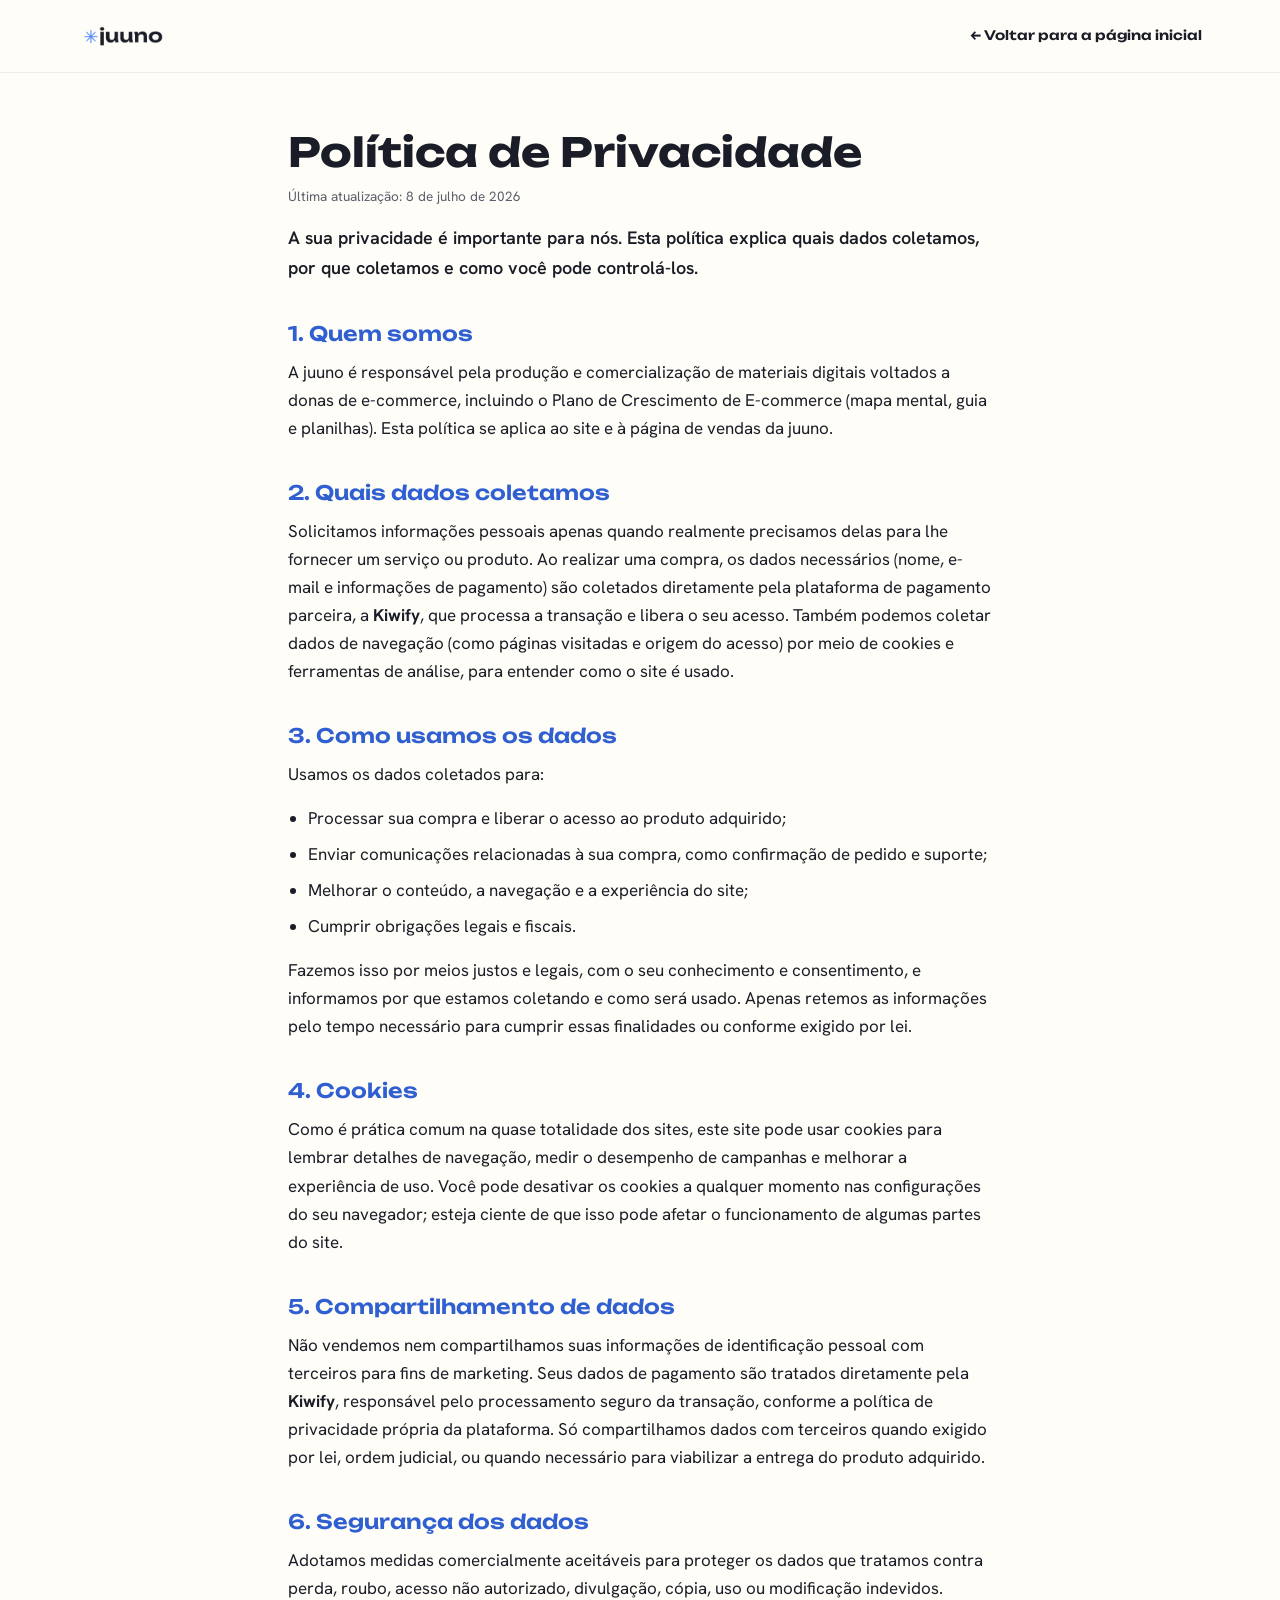
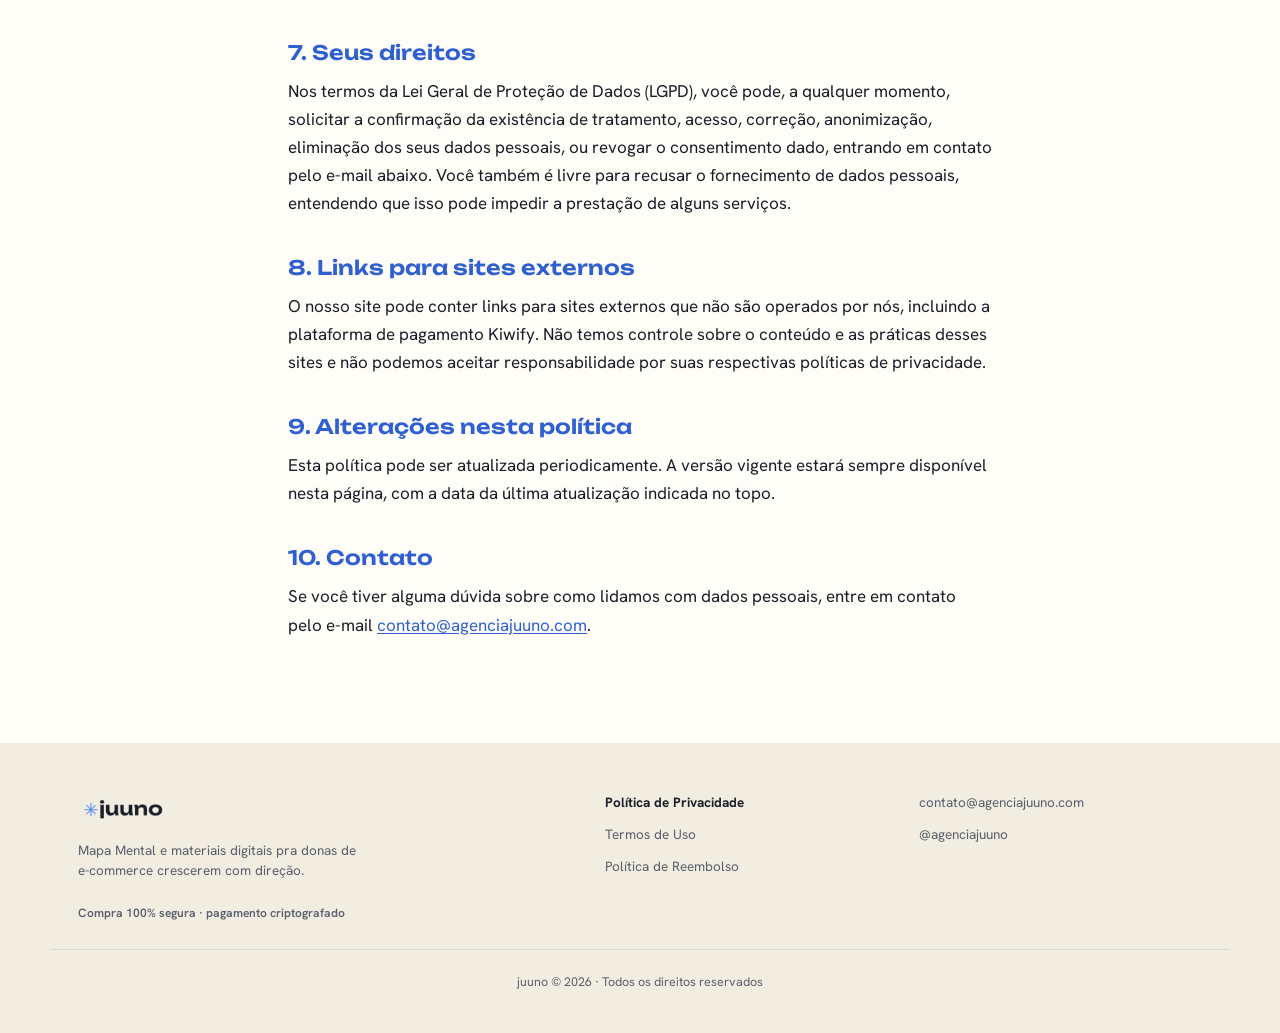
<file: politica-de-privacidade.html>
<!DOCTYPE html>
<html lang="pt-BR">
<head>
<!-- Google Tag Manager -->
<script>(function(w,d,s,l,i){w[l]=w[l]||[];w[l].push({'gtm.start':
new Date().getTime(),event:'gtm.js'});var f=d.getElementsByTagName(s)[0],
j=d.createElement(s),dl=l!='dataLayer'?'&l='+l:'';j.async=true;j.src=
'https://www.googletagmanager.com/gtm.js?id='+i+dl;f.parentNode.insertBefore(j,f);
})(window,document,'script','dataLayer','GTM-K3NNR3CV');</script>
<!-- End Google Tag Manager -->
<meta charset="UTF-8">
<meta name="viewport" content="width=device-width, initial-scale=1.0">
<link rel="icon" type="image/png" href="favicon.png">
<link rel="apple-touch-icon" href="apple-touch-icon.png">
<title>Política de Privacidade | juuno</title>
<meta name="description" content="Política de Privacidade da juuno: como coletamos, usamos e protegemos os seus dados.">
<meta name="robots" content="noindex">
<meta property="og:type" content="website">
<meta property="og:url" content="https://agenciajuuno.com/politica-de-privacidade.html">
<meta property="og:site_name" content="juuno">
<meta property="og:title" content="Política de Privacidade | juuno">
<meta property="og:description" content="Política de Privacidade da juuno: como coletamos, usamos e protegemos os seus dados.">
<meta property="og:image" content="https://agenciajuuno.com/Pictures%20Sales%20Page/og-share.png">
<meta property="og:image:width" content="1200">
<meta property="og:image:height" content="630">
<meta property="og:locale" content="pt_BR">
<link rel="stylesheet" href="brand-fonts.css">
<link rel="stylesheet" href="legal.css">
</head>
<body>
<!-- Google Tag Manager (noscript) -->
<noscript><iframe src="https://www.googletagmanager.com/ns.html?id=GTM-K3NNR3CV"
height="0" width="0" style="display:none;visibility:hidden"></iframe></noscript>
<!-- End Google Tag Manager (noscript) -->

<nav class="jn-nav">
  <div class="jn-nav__inner">
    <a href="index.html"><img class="jn-nav__logo" src="Pictures Sales Page/juuno-logo.png" alt="juuno"></a>
    <a class="jn-nav__back" href="index.html">← Voltar para a página inicial</a>
  </div>
</nav>

<main class="jn-legal">
  <div class="jn-legal__wrap">
    <h1>Política de Privacidade</h1>
    <p class="jn-legal__updated">Última atualização: 8 de julho de 2026</p>

    <p class="jn-legal__intro">A sua privacidade é importante para nós. Esta política explica quais dados coletamos, por que coletamos e como você pode controlá-los.</p>

    <h2>1. Quem somos</h2>
    <p>A juuno é responsável pela produção e comercialização de materiais digitais voltados a donas de e-commerce, incluindo o Plano de Crescimento de E-commerce (mapa mental, guia e planilhas). Esta política se aplica ao site e à página de vendas da juuno.</p>

    <h2>2. Quais dados coletamos</h2>
    <p>Solicitamos informações pessoais apenas quando realmente precisamos delas para lhe fornecer um serviço ou produto. Ao realizar uma compra, os dados necessários (nome, e-mail e informações de pagamento) são coletados diretamente pela plataforma de pagamento parceira, a <strong>Kiwify</strong>, que processa a transação e libera o seu acesso. Também podemos coletar dados de navegação (como páginas visitadas e origem do acesso) por meio de cookies e ferramentas de análise, para entender como o site é usado.</p>

    <h2>3. Como usamos os dados</h2>
    <p>Usamos os dados coletados para:</p>
    <ul>
      <li>Processar sua compra e liberar o acesso ao produto adquirido;</li>
      <li>Enviar comunicações relacionadas à sua compra, como confirmação de pedido e suporte;</li>
      <li>Melhorar o conteúdo, a navegação e a experiência do site;</li>
      <li>Cumprir obrigações legais e fiscais.</li>
    </ul>
    <p>Fazemos isso por meios justos e legais, com o seu conhecimento e consentimento, e informamos por que estamos coletando e como será usado. Apenas retemos as informações pelo tempo necessário para cumprir essas finalidades ou conforme exigido por lei.</p>

    <h2>4. Cookies</h2>
    <p>Como é prática comum na quase totalidade dos sites, este site pode usar cookies para lembrar detalhes de navegação, medir o desempenho de campanhas e melhorar a experiência de uso. Você pode desativar os cookies a qualquer momento nas configurações do seu navegador; esteja ciente de que isso pode afetar o funcionamento de algumas partes do site.</p>

    <h2>5. Compartilhamento de dados</h2>
    <p>Não vendemos nem compartilhamos suas informações de identificação pessoal com terceiros para fins de marketing. Seus dados de pagamento são tratados diretamente pela <strong>Kiwify</strong>, responsável pelo processamento seguro da transação, conforme a política de privacidade própria da plataforma. Só compartilhamos dados com terceiros quando exigido por lei, ordem judicial, ou quando necessário para viabilizar a entrega do produto adquirido.</p>

    <h2>6. Segurança dos dados</h2>
    <p>Adotamos medidas comercialmente aceitáveis para proteger os dados que tratamos contra perda, roubo, acesso não autorizado, divulgação, cópia, uso ou modificação indevidos.</p>

    <h2>7. Seus direitos</h2>
    <p>Nos termos da Lei Geral de Proteção de Dados (LGPD), você pode, a qualquer momento, solicitar a confirmação da existência de tratamento, acesso, correção, anonimização, eliminação dos seus dados pessoais, ou revogar o consentimento dado, entrando em contato pelo e-mail abaixo. Você também é livre para recusar o fornecimento de dados pessoais, entendendo que isso pode impedir a prestação de alguns serviços.</p>

    <h2>8. Links para sites externos</h2>
    <p>O nosso site pode conter links para sites externos que não são operados por nós, incluindo a plataforma de pagamento Kiwify. Não temos controle sobre o conteúdo e as práticas desses sites e não podemos aceitar responsabilidade por suas respectivas políticas de privacidade.</p>

    <h2>9. Alterações nesta política</h2>
    <p>Esta política pode ser atualizada periodicamente. A versão vigente estará sempre disponível nesta página, com a data da última atualização indicada no topo.</p>

    <h2>10. Contato</h2>
    <p>Se você tiver alguma dúvida sobre como lidamos com dados pessoais, entre em contato pelo e-mail <a href="mailto:contato@agenciajuuno.com">contato@agenciajuuno.com</a>.</p>
  </div>
</main>

<footer class="jn-footer">
  <div class="jn-footer__grid">
    <div class="jn-footer__brand">
      <img class="jn-nav__logo" src="Pictures Sales Page/juuno-logo.png" alt="juuno" style="margin-bottom:12px;">
      <p>Mapa Mental e materiais digitais pra donas de e-commerce crescerem com direção.</p>
      <span class="jn-footer__secure">Compra 100% segura · pagamento criptografado</span>
    </div>
    <div class="jn-footer__links">
      <a href="politica-de-privacidade.html" aria-current="page">Política de Privacidade</a>
      <a href="termos-de-uso.html">Termos de Uso</a>
      <a href="politica-de-reembolso.html">Política de Reembolso</a>
    </div>
    <div class="jn-footer__contact">
      <a href="mailto:contato@agenciajuuno.com">contato@agenciajuuno.com</a>
      <a href="https://instagram.com/agenciajuuno" target="_blank" rel="noopener">@agenciajuuno</a>
    </div>
  </div>
  <p class="jn-footer__copy">juuno © 2026 · Todos os direitos reservados</p>
</footer>

</body>
</html>
</file>
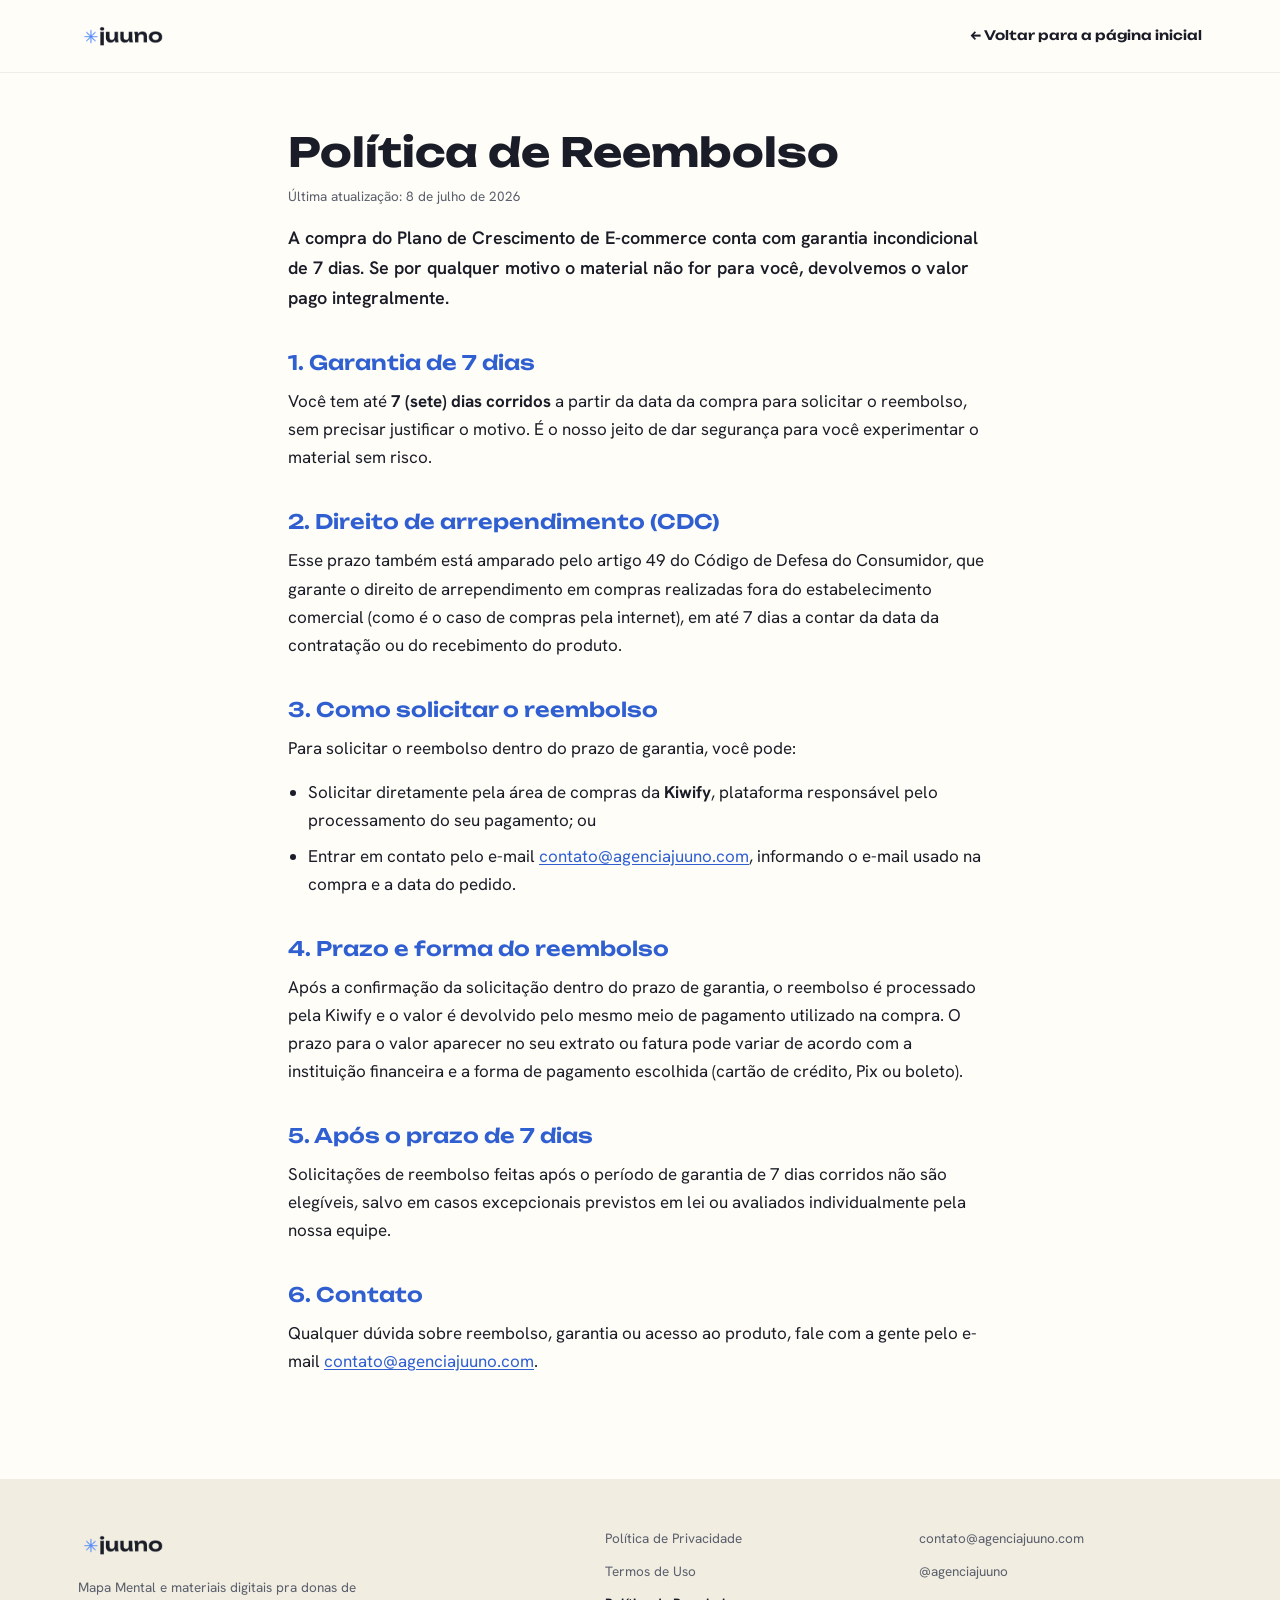
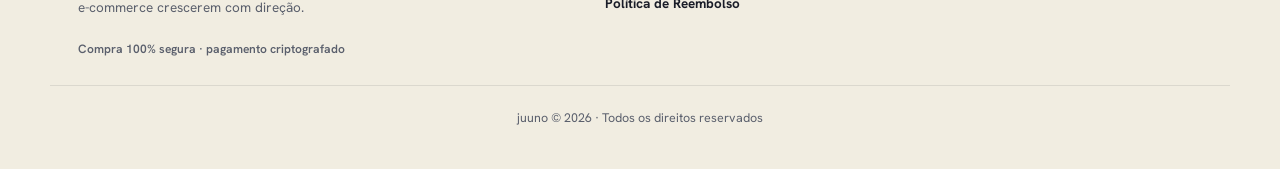
<file: politica-de-reembolso.html>
<!DOCTYPE html>
<html lang="pt-BR">
<head>
<!-- Google Tag Manager -->
<script>(function(w,d,s,l,i){w[l]=w[l]||[];w[l].push({'gtm.start':
new Date().getTime(),event:'gtm.js'});var f=d.getElementsByTagName(s)[0],
j=d.createElement(s),dl=l!='dataLayer'?'&l='+l:'';j.async=true;j.src=
'https://www.googletagmanager.com/gtm.js?id='+i+dl;f.parentNode.insertBefore(j,f);
})(window,document,'script','dataLayer','GTM-K3NNR3CV');</script>
<!-- End Google Tag Manager -->
<meta charset="UTF-8">
<meta name="viewport" content="width=device-width, initial-scale=1.0">
<link rel="icon" type="image/png" href="favicon.png">
<link rel="apple-touch-icon" href="apple-touch-icon.png">
<title>Política de Reembolso | juuno</title>
<meta name="description" content="Política de Reembolso da juuno: garantia incondicional de 7 dias no Plano de Crescimento de E-commerce.">
<meta name="robots" content="noindex">
<meta property="og:type" content="website">
<meta property="og:url" content="https://agenciajuuno.com/politica-de-reembolso.html">
<meta property="og:site_name" content="juuno">
<meta property="og:title" content="Política de Reembolso | juuno">
<meta property="og:description" content="Política de Reembolso da juuno: garantia incondicional de 7 dias no Plano de Crescimento de E-commerce.">
<meta property="og:image" content="https://agenciajuuno.com/Pictures%20Sales%20Page/og-share.png">
<meta property="og:image:width" content="1200">
<meta property="og:image:height" content="630">
<meta property="og:locale" content="pt_BR">
<link rel="stylesheet" href="brand-fonts.css">
<link rel="stylesheet" href="legal.css">
</head>
<body>
<!-- Google Tag Manager (noscript) -->
<noscript><iframe src="https://www.googletagmanager.com/ns.html?id=GTM-K3NNR3CV"
height="0" width="0" style="display:none;visibility:hidden"></iframe></noscript>
<!-- End Google Tag Manager (noscript) -->

<nav class="jn-nav">
  <div class="jn-nav__inner">
    <a href="index.html"><img class="jn-nav__logo" src="Pictures Sales Page/juuno-logo.png" alt="juuno"></a>
    <a class="jn-nav__back" href="index.html">← Voltar para a página inicial</a>
  </div>
</nav>

<main class="jn-legal">
  <div class="jn-legal__wrap">
    <h1>Política de Reembolso</h1>
    <p class="jn-legal__updated">Última atualização: 8 de julho de 2026</p>

    <p class="jn-legal__intro">A compra do Plano de Crescimento de E-commerce conta com garantia incondicional de 7 dias. Se por qualquer motivo o material não for para você, devolvemos o valor pago integralmente.</p>

    <h2>1. Garantia de 7 dias</h2>
    <p>Você tem até <strong>7 (sete) dias corridos</strong> a partir da data da compra para solicitar o reembolso, sem precisar justificar o motivo. É o nosso jeito de dar segurança para você experimentar o material sem risco.</p>

    <h2>2. Direito de arrependimento (CDC)</h2>
    <p>Esse prazo também está amparado pelo artigo 49 do Código de Defesa do Consumidor, que garante o direito de arrependimento em compras realizadas fora do estabelecimento comercial (como é o caso de compras pela internet), em até 7 dias a contar da data da contratação ou do recebimento do produto.</p>

    <h2>3. Como solicitar o reembolso</h2>
    <p>Para solicitar o reembolso dentro do prazo de garantia, você pode:</p>
    <ul>
      <li>Solicitar diretamente pela área de compras da <strong>Kiwify</strong>, plataforma responsável pelo processamento do seu pagamento; ou</li>
      <li>Entrar em contato pelo e-mail <a href="mailto:contato@agenciajuuno.com">contato@agenciajuuno.com</a>, informando o e-mail usado na compra e a data do pedido.</li>
    </ul>

    <h2>4. Prazo e forma do reembolso</h2>
    <p>Após a confirmação da solicitação dentro do prazo de garantia, o reembolso é processado pela Kiwify e o valor é devolvido pelo mesmo meio de pagamento utilizado na compra. O prazo para o valor aparecer no seu extrato ou fatura pode variar de acordo com a instituição financeira e a forma de pagamento escolhida (cartão de crédito, Pix ou boleto).</p>

    <h2>5. Após o prazo de 7 dias</h2>
    <p>Solicitações de reembolso feitas após o período de garantia de 7 dias corridos não são elegíveis, salvo em casos excepcionais previstos em lei ou avaliados individualmente pela nossa equipe.</p>

    <h2>6. Contato</h2>
    <p>Qualquer dúvida sobre reembolso, garantia ou acesso ao produto, fale com a gente pelo e-mail <a href="mailto:contato@agenciajuuno.com">contato@agenciajuuno.com</a>.</p>
  </div>
</main>

<footer class="jn-footer">
  <div class="jn-footer__grid">
    <div class="jn-footer__brand">
      <img class="jn-nav__logo" src="Pictures Sales Page/juuno-logo.png" alt="juuno" style="margin-bottom:12px;">
      <p>Mapa Mental e materiais digitais pra donas de e-commerce crescerem com direção.</p>
      <span class="jn-footer__secure">Compra 100% segura · pagamento criptografado</span>
    </div>
    <div class="jn-footer__links">
      <a href="politica-de-privacidade.html">Política de Privacidade</a>
      <a href="termos-de-uso.html">Termos de Uso</a>
      <a href="politica-de-reembolso.html" aria-current="page">Política de Reembolso</a>
    </div>
    <div class="jn-footer__contact">
      <a href="mailto:contato@agenciajuuno.com">contato@agenciajuuno.com</a>
      <a href="https://instagram.com/agenciajuuno" target="_blank" rel="noopener">@agenciajuuno</a>
    </div>
  </div>
  <p class="jn-footer__copy">juuno © 2026 · Todos os direitos reservados</p>
</footer>

</body>
</html>
</file>
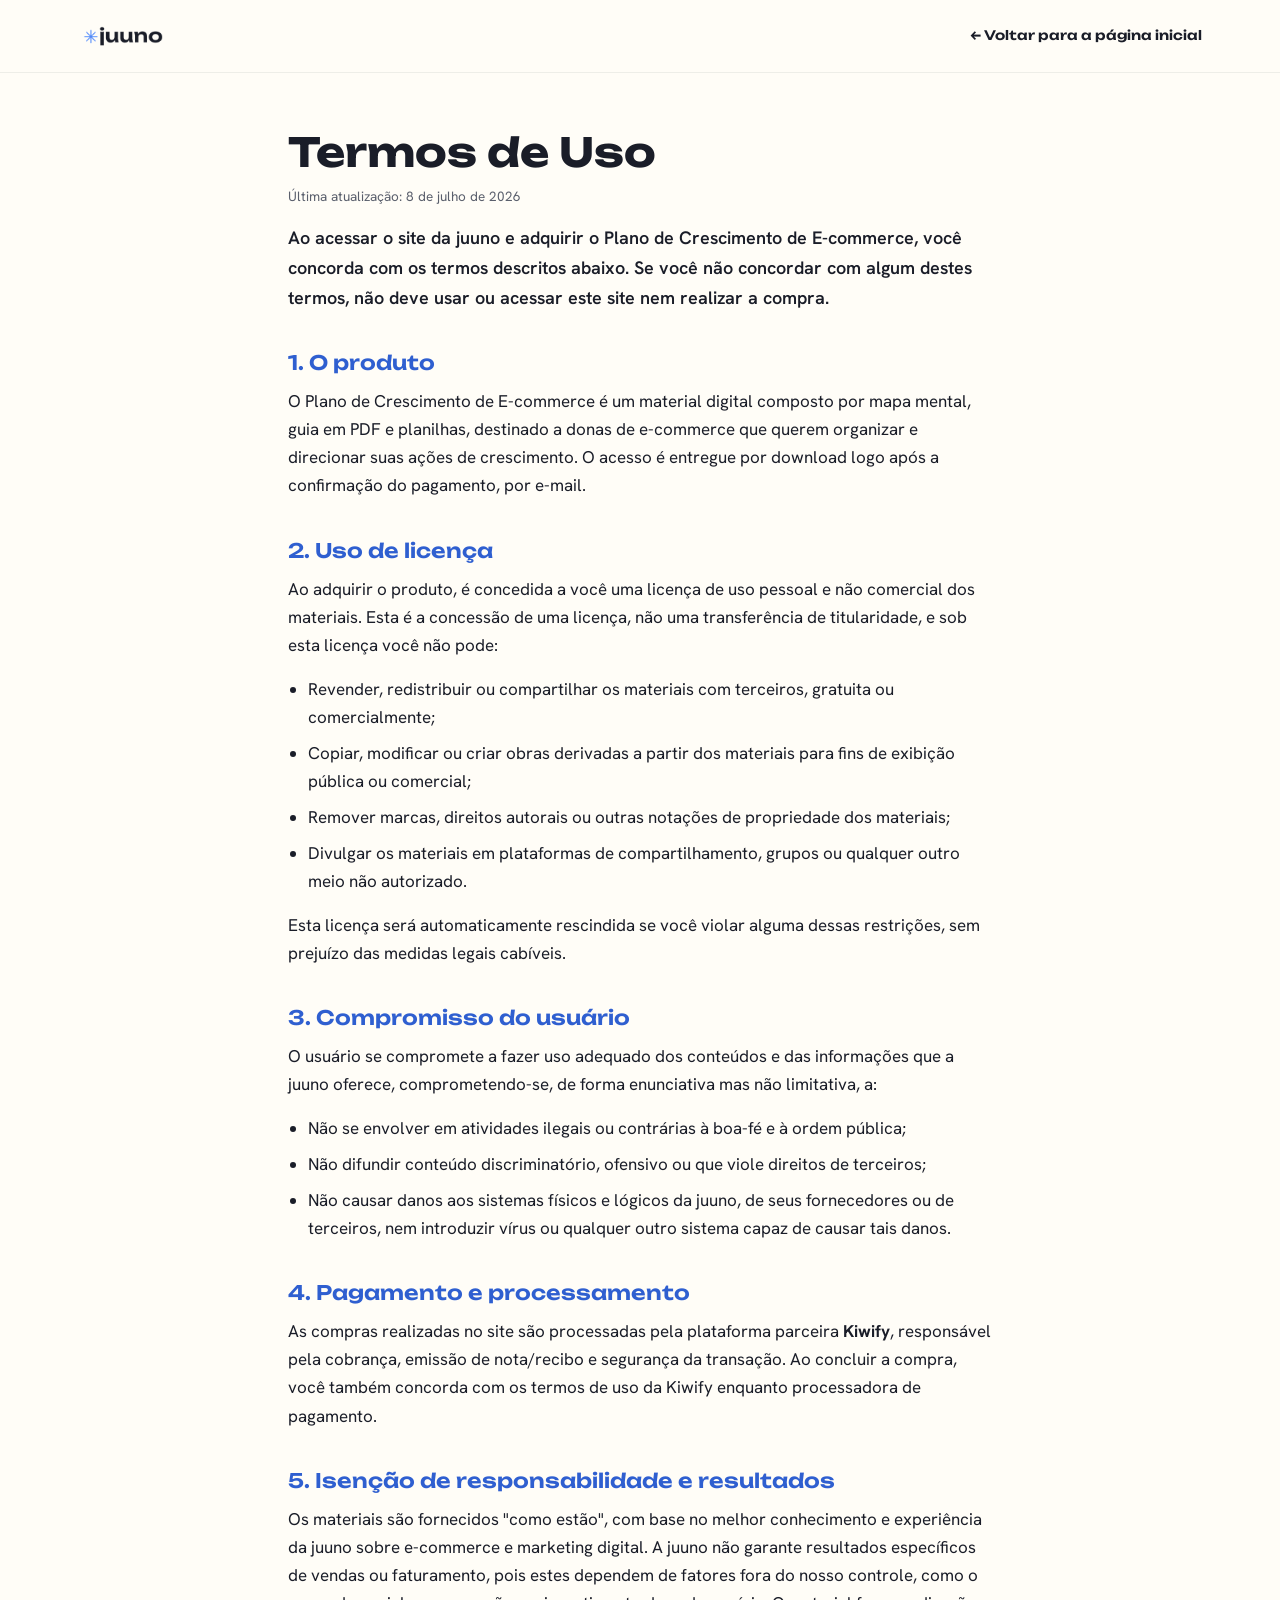
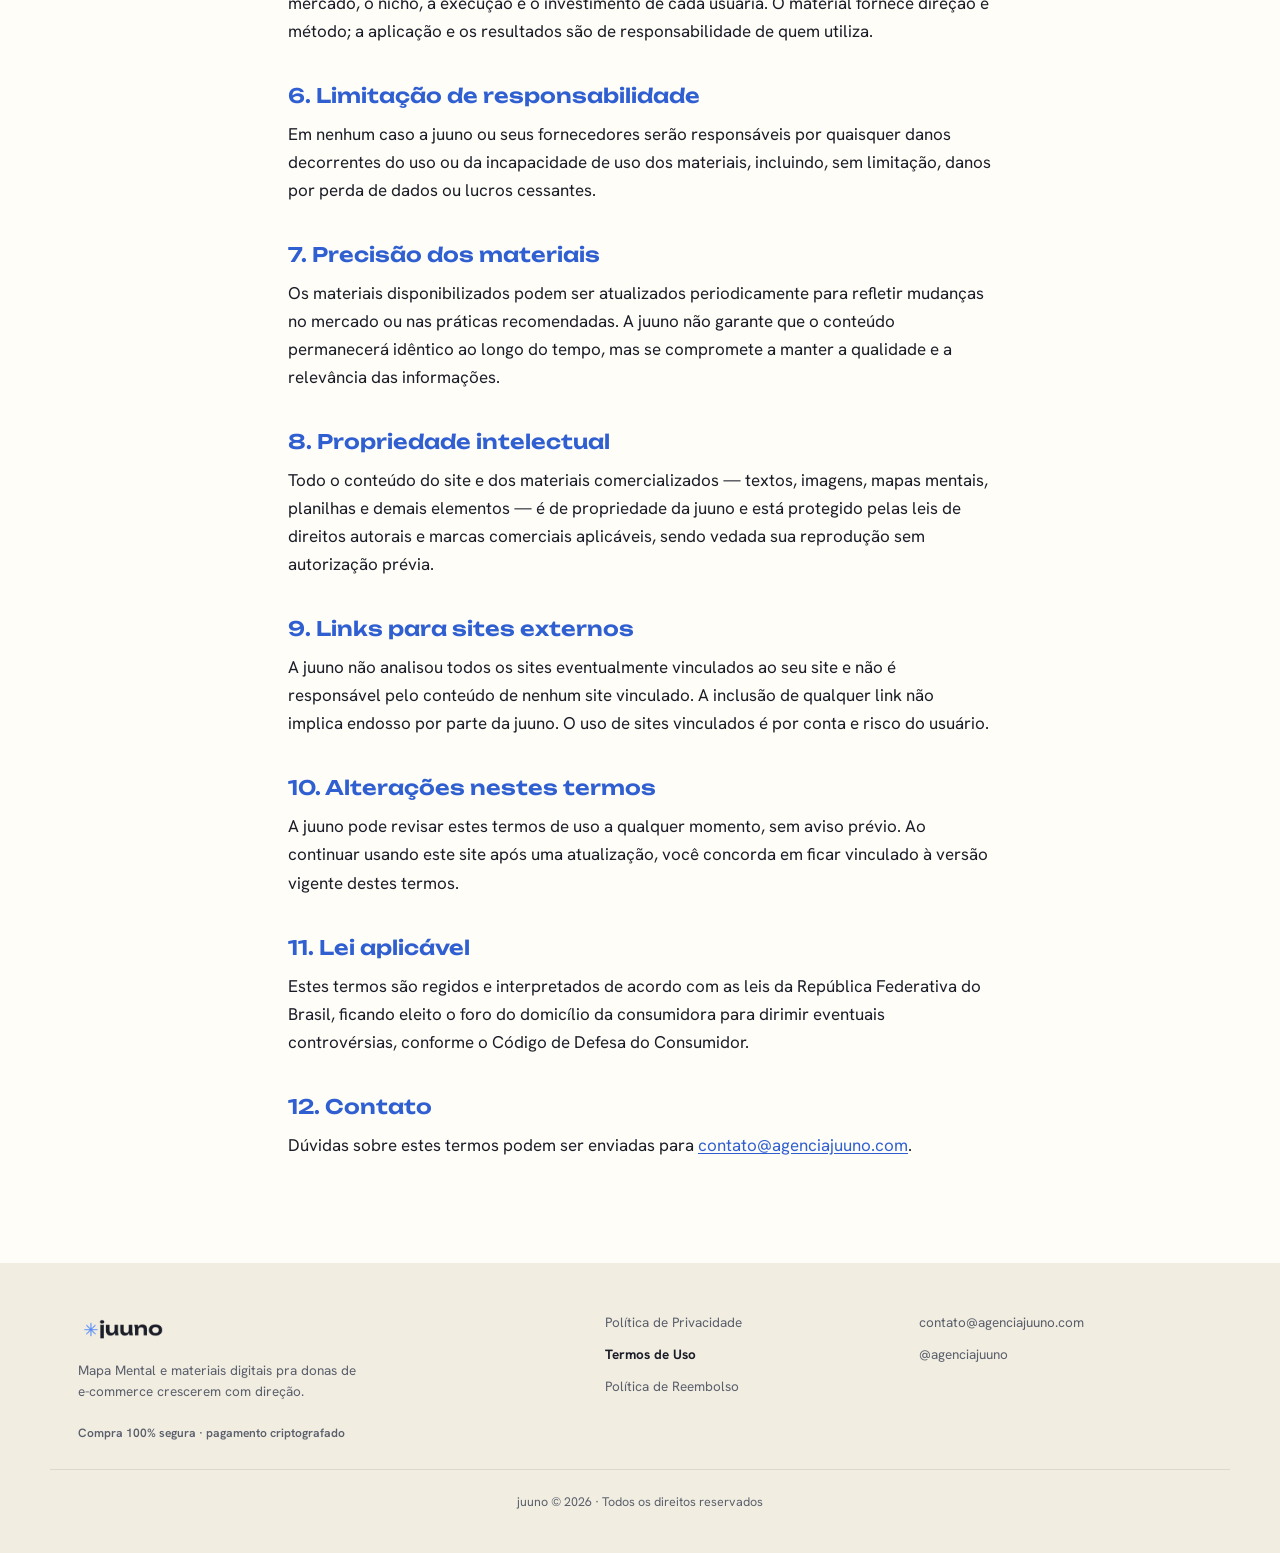
<file: termos-de-uso.html>
<!DOCTYPE html>
<html lang="pt-BR">
<head>
<!-- Google Tag Manager -->
<script>(function(w,d,s,l,i){w[l]=w[l]||[];w[l].push({'gtm.start':
new Date().getTime(),event:'gtm.js'});var f=d.getElementsByTagName(s)[0],
j=d.createElement(s),dl=l!='dataLayer'?'&l='+l:'';j.async=true;j.src=
'https://www.googletagmanager.com/gtm.js?id='+i+dl;f.parentNode.insertBefore(j,f);
})(window,document,'script','dataLayer','GTM-K3NNR3CV');</script>
<!-- End Google Tag Manager -->
<meta charset="UTF-8">
<meta name="viewport" content="width=device-width, initial-scale=1.0">
<link rel="icon" type="image/png" href="favicon.png">
<link rel="apple-touch-icon" href="apple-touch-icon.png">
<title>Termos de Uso | juuno</title>
<meta name="description" content="Termos de Uso da juuno: condições de acesso e utilização do Plano de Crescimento de E-commerce.">
<meta name="robots" content="noindex">
<meta property="og:type" content="website">
<meta property="og:url" content="https://agenciajuuno.com/termos-de-uso.html">
<meta property="og:site_name" content="juuno">
<meta property="og:title" content="Termos de Uso | juuno">
<meta property="og:description" content="Termos de Uso da juuno: condições de acesso e utilização do Plano de Crescimento de E-commerce.">
<meta property="og:image" content="https://agenciajuuno.com/Pictures%20Sales%20Page/og-share.png">
<meta property="og:image:width" content="1200">
<meta property="og:image:height" content="630">
<meta property="og:locale" content="pt_BR">
<link rel="stylesheet" href="brand-fonts.css">
<link rel="stylesheet" href="legal.css">
</head>
<body>
<!-- Google Tag Manager (noscript) -->
<noscript><iframe src="https://www.googletagmanager.com/ns.html?id=GTM-K3NNR3CV"
height="0" width="0" style="display:none;visibility:hidden"></iframe></noscript>
<!-- End Google Tag Manager (noscript) -->

<nav class="jn-nav">
  <div class="jn-nav__inner">
    <a href="index.html"><img class="jn-nav__logo" src="Pictures Sales Page/juuno-logo.png" alt="juuno"></a>
    <a class="jn-nav__back" href="index.html">← Voltar para a página inicial</a>
  </div>
</nav>

<main class="jn-legal">
  <div class="jn-legal__wrap">
    <h1>Termos de Uso</h1>
    <p class="jn-legal__updated">Última atualização: 8 de julho de 2026</p>

    <p class="jn-legal__intro">Ao acessar o site da juuno e adquirir o Plano de Crescimento de E-commerce, você concorda com os termos descritos abaixo. Se você não concordar com algum destes termos, não deve usar ou acessar este site nem realizar a compra.</p>

    <h2>1. O produto</h2>
    <p>O Plano de Crescimento de E-commerce é um material digital composto por mapa mental, guia em PDF e planilhas, destinado a donas de e-commerce que querem organizar e direcionar suas ações de crescimento. O acesso é entregue por download logo após a confirmação do pagamento, por e-mail.</p>

    <h2>2. Uso de licença</h2>
    <p>Ao adquirir o produto, é concedida a você uma licença de uso pessoal e não comercial dos materiais. Esta é a concessão de uma licença, não uma transferência de titularidade, e sob esta licença você não pode:</p>
    <ul>
      <li>Revender, redistribuir ou compartilhar os materiais com terceiros, gratuita ou comercialmente;</li>
      <li>Copiar, modificar ou criar obras derivadas a partir dos materiais para fins de exibição pública ou comercial;</li>
      <li>Remover marcas, direitos autorais ou outras notações de propriedade dos materiais;</li>
      <li>Divulgar os materiais em plataformas de compartilhamento, grupos ou qualquer outro meio não autorizado.</li>
    </ul>
    <p>Esta licença será automaticamente rescindida se você violar alguma dessas restrições, sem prejuízo das medidas legais cabíveis.</p>

    <h2>3. Compromisso do usuário</h2>
    <p>O usuário se compromete a fazer uso adequado dos conteúdos e das informações que a juuno oferece, comprometendo-se, de forma enunciativa mas não limitativa, a:</p>
    <ul>
      <li>Não se envolver em atividades ilegais ou contrárias à boa-fé e à ordem pública;</li>
      <li>Não difundir conteúdo discriminatório, ofensivo ou que viole direitos de terceiros;</li>
      <li>Não causar danos aos sistemas físicos e lógicos da juuno, de seus fornecedores ou de terceiros, nem introduzir vírus ou qualquer outro sistema capaz de causar tais danos.</li>
    </ul>

    <h2>4. Pagamento e processamento</h2>
    <p>As compras realizadas no site são processadas pela plataforma parceira <strong>Kiwify</strong>, responsável pela cobrança, emissão de nota/recibo e segurança da transação. Ao concluir a compra, você também concorda com os termos de uso da Kiwify enquanto processadora de pagamento.</p>

    <h2>5. Isenção de responsabilidade e resultados</h2>
    <p>Os materiais são fornecidos "como estão", com base no melhor conhecimento e experiência da juuno sobre e-commerce e marketing digital. A juuno não garante resultados específicos de vendas ou faturamento, pois estes dependem de fatores fora do nosso controle, como o mercado, o nicho, a execução e o investimento de cada usuária. O material fornece direção e método; a aplicação e os resultados são de responsabilidade de quem utiliza.</p>

    <h2>6. Limitação de responsabilidade</h2>
    <p>Em nenhum caso a juuno ou seus fornecedores serão responsáveis por quaisquer danos decorrentes do uso ou da incapacidade de uso dos materiais, incluindo, sem limitação, danos por perda de dados ou lucros cessantes.</p>

    <h2>7. Precisão dos materiais</h2>
    <p>Os materiais disponibilizados podem ser atualizados periodicamente para refletir mudanças no mercado ou nas práticas recomendadas. A juuno não garante que o conteúdo permanecerá idêntico ao longo do tempo, mas se compromete a manter a qualidade e a relevância das informações.</p>

    <h2>8. Propriedade intelectual</h2>
    <p>Todo o conteúdo do site e dos materiais comercializados — textos, imagens, mapas mentais, planilhas e demais elementos — é de propriedade da juuno e está protegido pelas leis de direitos autorais e marcas comerciais aplicáveis, sendo vedada sua reprodução sem autorização prévia.</p>

    <h2>9. Links para sites externos</h2>
    <p>A juuno não analisou todos os sites eventualmente vinculados ao seu site e não é responsável pelo conteúdo de nenhum site vinculado. A inclusão de qualquer link não implica endosso por parte da juuno. O uso de sites vinculados é por conta e risco do usuário.</p>

    <h2>10. Alterações nestes termos</h2>
    <p>A juuno pode revisar estes termos de uso a qualquer momento, sem aviso prévio. Ao continuar usando este site após uma atualização, você concorda em ficar vinculado à versão vigente destes termos.</p>

    <h2>11. Lei aplicável</h2>
    <p>Estes termos são regidos e interpretados de acordo com as leis da República Federativa do Brasil, ficando eleito o foro do domicílio da consumidora para dirimir eventuais controvérsias, conforme o Código de Defesa do Consumidor.</p>

    <h2>12. Contato</h2>
    <p>Dúvidas sobre estes termos podem ser enviadas para <a href="mailto:contato@agenciajuuno.com">contato@agenciajuuno.com</a>.</p>
  </div>
</main>

<footer class="jn-footer">
  <div class="jn-footer__grid">
    <div class="jn-footer__brand">
      <img class="jn-nav__logo" src="Pictures Sales Page/juuno-logo.png" alt="juuno" style="margin-bottom:12px;">
      <p>Mapa Mental e materiais digitais pra donas de e-commerce crescerem com direção.</p>
      <span class="jn-footer__secure">Compra 100% segura · pagamento criptografado</span>
    </div>
    <div class="jn-footer__links">
      <a href="politica-de-privacidade.html">Política de Privacidade</a>
      <a href="termos-de-uso.html" aria-current="page">Termos de Uso</a>
      <a href="politica-de-reembolso.html">Política de Reembolso</a>
    </div>
    <div class="jn-footer__contact">
      <a href="mailto:contato@agenciajuuno.com">contato@agenciajuuno.com</a>
      <a href="https://instagram.com/agenciajuuno" target="_blank" rel="noopener">@agenciajuuno</a>
    </div>
  </div>
  <p class="jn-footer__copy">juuno © 2026 · Todos os direitos reservados</p>
</footer>

</body>
</html>
</file>
